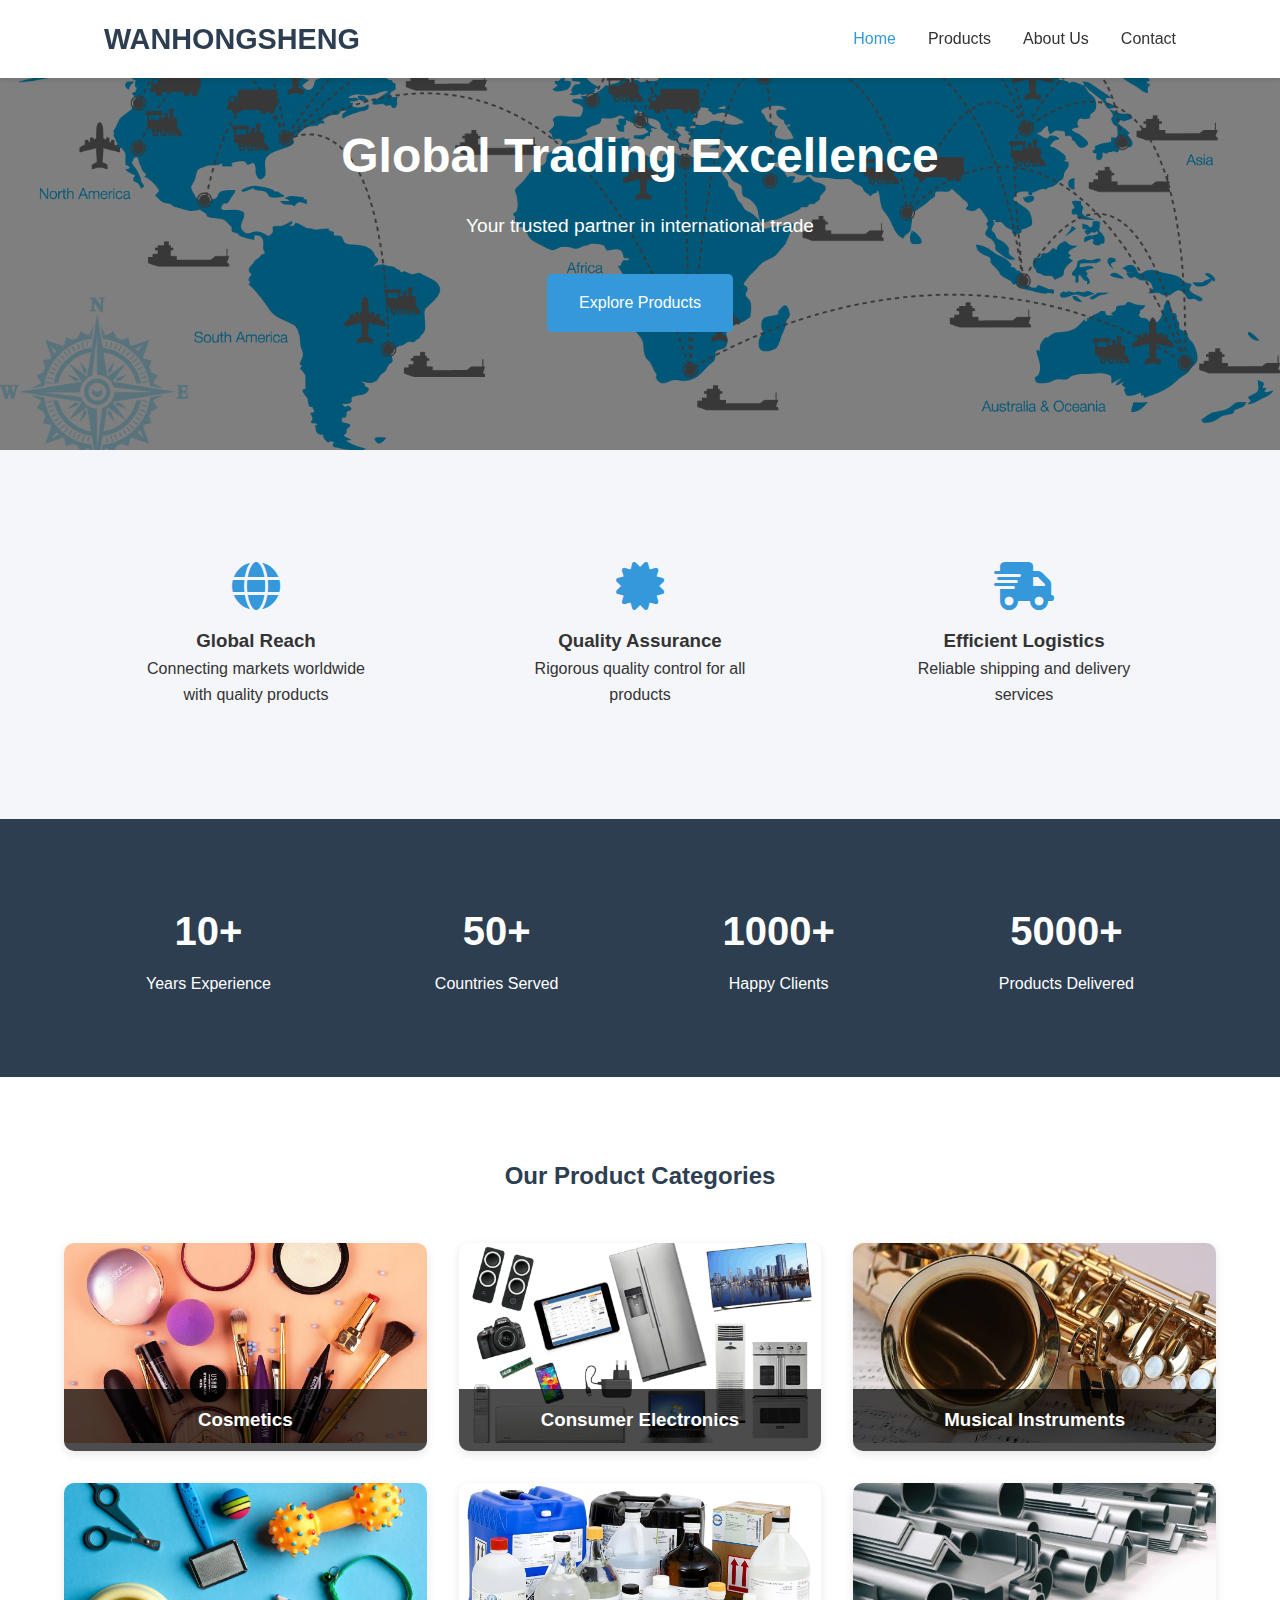
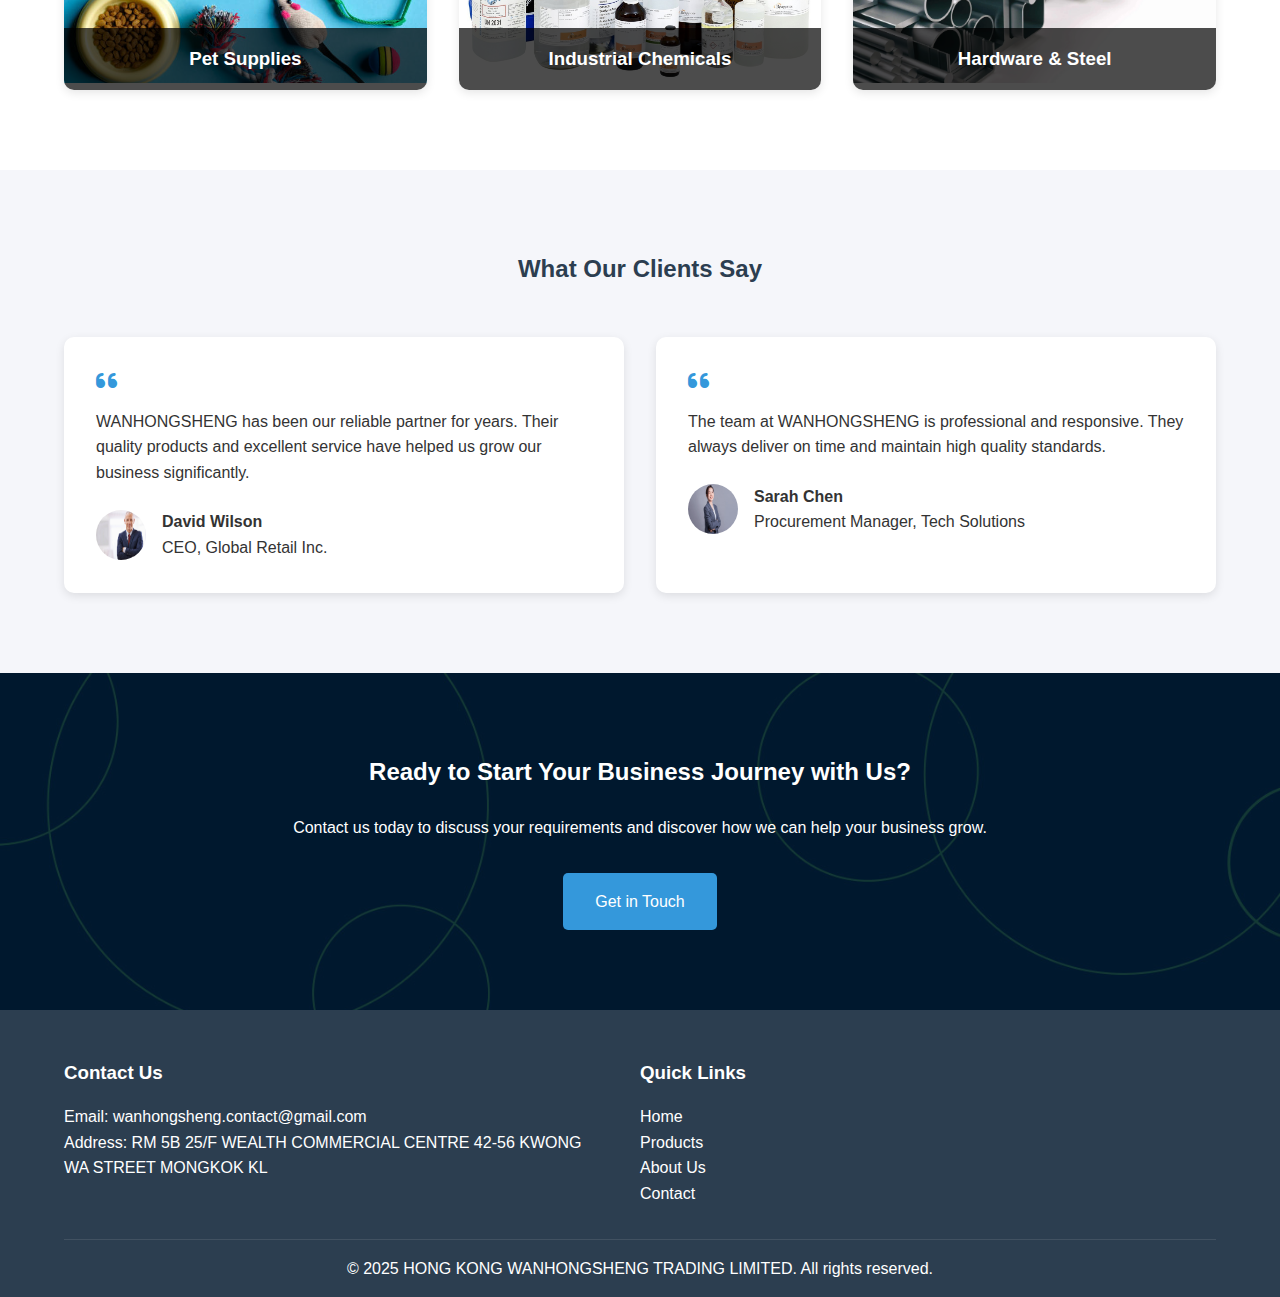
<file: index.html>
<!DOCTYPE html>
<html lang="en">
<head>
    <meta charset="UTF-8">
    <meta name="viewport" content="width=device-width, initial-scale=1.0">
    <title>WANHONGSHENG TRADING LIMITED</title>
    <link rel="stylesheet" href="styles.css">
    <link rel="stylesheet" href="https://cdnjs.cloudflare.com/ajax/libs/font-awesome/6.0.0/css/all.min.css">
</head>
<body>
    <header>
        <nav>
            <div class="logo">
                <h1>WANHONGSHENG</h1>
            </div>
            <ul class="nav-links">
                <li><a href="index.html" class="active">Home</a></li>
                <li><a href="products.html">Products</a></li>
                <li><a href="about.html">About Us</a></li>
                <li><a href="contact.html">Contact</a></li>
            </ul>
        </nav>
    </header>

    <section class="hero">
        <div class="hero-content">
            <h1>Global Trading Excellence</h1>
            <p>Your trusted partner in international trade</p>
            <a href="products.html" class="cta-button">Explore Products</a>
        </div>
    </section>

    <section class="features">
        <div class="feature-card">
            <i class="fas fa-globe"></i>
            <h3>Global Reach</h3>
            <p>Connecting markets worldwide with quality products</p>
        </div>
        <div class="feature-card">
            <i class="fas fa-certificate"></i>
            <h3>Quality Assurance</h3>
            <p>Rigorous quality control for all products</p>
        </div>
        <div class="feature-card">
            <i class="fas fa-shipping-fast"></i>
            <h3>Efficient Logistics</h3>
            <p>Reliable shipping and delivery services</p>
        </div>
    </section>

    <section class="stats">
        <div class="stats-container">
            <div class="stat-item">
                <h3>10+</h3>
                <p>Years Experience</p>
            </div>
            <div class="stat-item">
                <h3>50+</h3>
                <p>Countries Served</p>
            </div>
            <div class="stat-item">
                <h3>1000+</h3>
                <p>Happy Clients</p>
            </div>
            <div class="stat-item">
                <h3>5000+</h3>
                <p>Products Delivered</p>
            </div>
        </div>
    </section>

    <section class="product-categories">
        <h2>Our Product Categories</h2>
        <div class="category-grid">
            <div class="category-card">
                <img src="images/cosmetics-product.jpg" alt="Cosmetics">
                <h3>Cosmetics</h3>
                <p>Premium beauty and personal care products</p>
            </div>
            <div class="category-card">
                <img src="images/electronics-product.jpg" alt="Consumer Electronics">
                <h3>Consumer Electronics</h3>
                <p>Latest gadgets and electronic devices</p>
            </div>
            <div class="category-card">
                <img src="images/instruments-product.jpg" alt="Musical Instruments">
                <h3>Musical Instruments</h3>
                <p>Professional and beginner instruments</p>
            </div>
            <div class="category-card">
                <img src="images/pet-product.jpg" alt="Pet Supplies">
                <h3>Pet Supplies</h3>
                <p>Comprehensive pet care products</p>
            </div>
            <div class="category-card">
                <img src="images/chemicals-product.jpg" alt="Chemicals">
                <h3>Industrial Chemicals</h3>
                <p>High-quality chemicals for various applications</p>
            </div>
            <div class="category-card">
                <img src="images/hardware-product.webp" alt="Hardware">
                <h3>Hardware & Steel</h3>
                <p>Durable hardware and steel products</p>
            </div>
        </div>
    </section>

    <section class="testimonials">
        <h2>What Our Clients Say</h2>
        <div class="testimonial-grid">
            <div class="testimonial-card">
                <div class="testimonial-content">
                    <i class="fas fa-quote-left"></i>
                    <p>WANHONGSHENG has been our reliable partner for years. Their quality products and excellent service have helped us grow our business significantly.</p>
                </div>
                <div class="testimonial-author">
                    <img src="images/client-1.jpg" alt="Client">
                    <div>
                        <h4>David Wilson</h4>
                        <p>CEO, Global Retail Inc.</p>
                    </div>
                </div>
            </div>
            <div class="testimonial-card">
                <div class="testimonial-content">
                    <i class="fas fa-quote-left"></i>
                    <p>The team at WANHONGSHENG is professional and responsive. They always deliver on time and maintain high quality standards.</p>
                </div>
                <div class="testimonial-author">
                    <img src="images/client-2.webp" alt="Client">
                    <div>
                        <h4>Sarah Chen</h4>
                        <p>Procurement Manager, Tech Solutions</p>
                    </div>
                </div>
            </div>
        </div>
    </section>

   

    <section class="cta-section">
        <div class="cta-content">
            <h2>Ready to Start Your Business Journey with Us?</h2>
            <p>Contact us today to discuss your requirements and discover how we can help your business grow.</p>
            <a href="contact.html" class="cta-button">Get in Touch</a>
        </div>
    </section>

    <footer>
        <div class="footer-content">
            <div class="footer-section">
                <h3>Contact Us</h3>
                <p>Email: wanhongsheng.contact@gmail.com</p>
                <p>Address: RM 5B 25/F WEALTH COMMERCIAL CENTRE 42-56 KWONG WA STREET MONGKOK KL</p>
            </div>
            <div class="footer-section">
                <h3>Quick Links</h3>
                <ul>
                    <li><a href="index.html">Home</a></li>
                    <li><a href="products.html">Products</a></li>
                    <li><a href="about.html">About Us</a></li>
                    <li><a href="contact.html">Contact</a></li>
                </ul>
            </div>
        </div>
        <div class="footer-bottom">
            <p>&copy; 2025 HONG KONG WANHONGSHENG TRADING LIMITED. All rights reserved.</p>
        </div>
    </footer>

    <script src="script.js"></script>
</body>
</html>
</file>
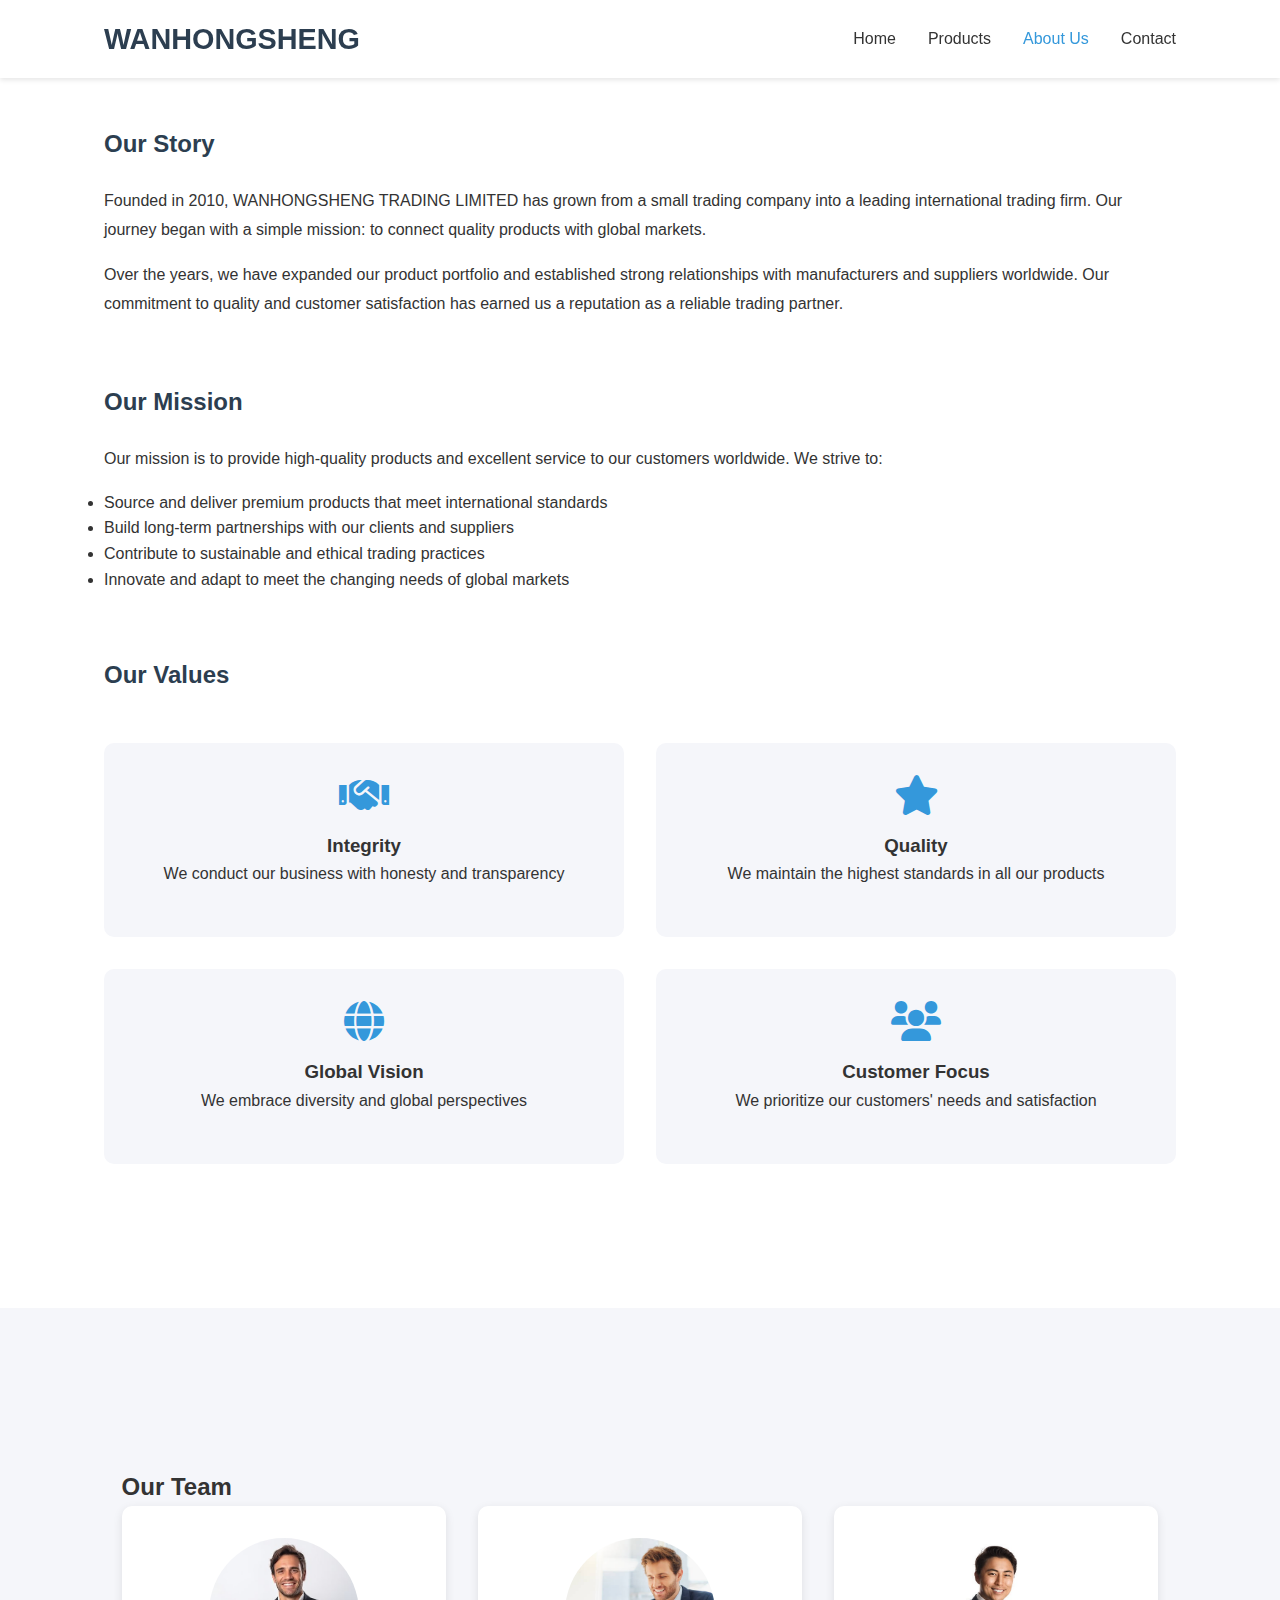
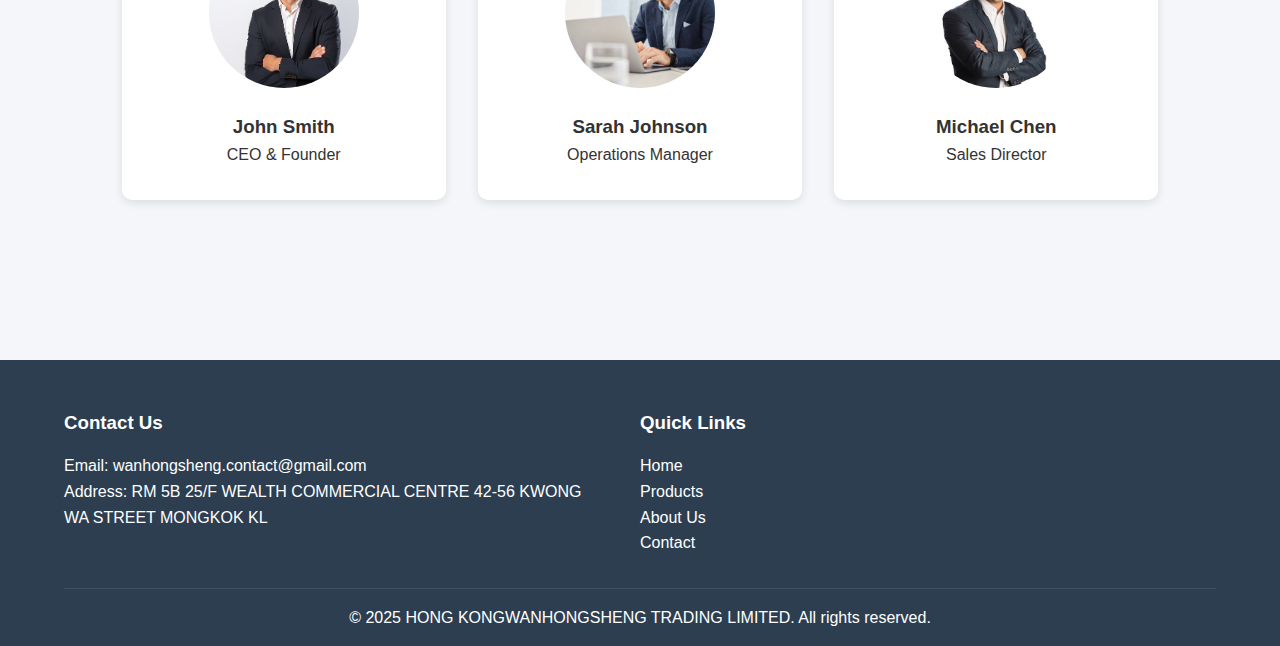
<file: about.html>
<!DOCTYPE html>
<html lang="en">
<head>
    <meta charset="UTF-8">
    <meta name="viewport" content="width=device-width, initial-scale=1.0">
    <title>About Us - WANHONGSHENG TRADING LIMITED</title>
    <link rel="stylesheet" href="styles.css">
    <link rel="stylesheet" href="https://cdnjs.cloudflare.com/ajax/libs/font-awesome/6.0.0/css/all.min.css">
    <style>
        .about-header {
            background: #fff;
            background-size: cover;
            background-position: center;
            height: 5vh;
            display: flex;
            align-items: center;
            justify-content: center;
            text-align: center;
            color: var(--white);
        }

        .about-content {
            padding: 5rem 5%;
            max-width: 1200px;
            margin: 0 auto;
        }

        .about-section {
            margin-bottom: 4rem;
        }

        .about-section h2 {
            color: var(--primary-color);
            margin-bottom: 1.5rem;
        }

        .about-section p {
            margin-bottom: 1rem;
            line-height: 1.8;
        }

        .values-grid {
            display: grid;
            grid-template-columns: repeat(2, 1fr);
            gap: 2rem;
            margin-top: 3rem;
        }

        .value-card {
            text-align: center;
            padding: 2rem;
            background: var(--light-bg);
            border-radius: 10px;
            transition: transform 0.3s ease;
        }

        .value-card:hover {
            transform: translateY(-5px);
        }

        .value-card i {
            font-size: 2.5rem;
            color: var(--secondary-color);
            margin-bottom: 1rem;
        }

        .team-section {
            background: var(--light-bg);
            padding: 5rem 5%;
        }

        .team-grid {
            display: grid;
            grid-template-columns: repeat(auto-fit, minmax(250px, 1fr));
            gap: 2rem;
            max-width: 1200px;
            margin: 0 auto;
        }

        .team-member {
            text-align: center;
            background: var(--white);
            padding: 2rem;
            border-radius: 10px;
            box-shadow: 0 3px 10px rgba(0,0,0,0.1);
        }

        .team-member img {
            width: 150px;
            height: 150px;
            border-radius: 50%;
            object-fit: cover;
            margin-bottom: 1rem;
        }
    </style>
</head>
<body>
    <header>
        <nav>
            <div class="logo">
                <h1>WANHONGSHENG</h1>
            </div>
            <ul class="nav-links">
                <li><a href="index.html">Home</a></li>
                <li><a href="products.html">Products</a></li>
                <li><a href="about.html" class="active">About Us</a></li>
                <li><a href="contact.html">Contact</a></li>
            </ul>
        </nav>
    </header>

    <section class="about-header">
        
    </section>

    <section class="about-content">
        <div class="about-section">
            <h2>Our Story</h2>
            <p>Founded in 2010, WANHONGSHENG TRADING LIMITED has grown from a small trading company into a leading international trading firm. Our journey began with a simple mission: to connect quality products with global markets.</p>
            <p>Over the years, we have expanded our product portfolio and established strong relationships with manufacturers and suppliers worldwide. Our commitment to quality and customer satisfaction has earned us a reputation as a reliable trading partner.</p>
        </div>

        <div class="about-section">
            <h2>Our Mission</h2>
            <p>Our mission is to provide high-quality products and excellent service to our customers worldwide. We strive to:</p>
            <ul>
                <li>Source and deliver premium products that meet international standards</li>
                <li>Build long-term partnerships with our clients and suppliers</li>
                <li>Contribute to sustainable and ethical trading practices</li>
                <li>Innovate and adapt to meet the changing needs of global markets</li>
            </ul>
        </div>

        <div class="about-section">
            <h2>Our Values</h2>
            <div class="values-grid">
                <div class="value-card">
                    <i class="fas fa-handshake"></i>
                    <h3>Integrity</h3>
                    <p>We conduct our business with honesty and transparency</p>
                </div>
                <div class="value-card">
                    <i class="fas fa-star"></i>
                    <h3>Quality</h3>
                    <p>We maintain the highest standards in all our products</p>
                </div>
                <div class="value-card">
                    <i class="fas fa-globe"></i>
                    <h3>Global Vision</h3>
                    <p>We embrace diversity and global perspectives</p>
                </div>
                <div class="value-card">
                    <i class="fas fa-users"></i>
                    <h3>Customer Focus</h3>
                    <p>We prioritize our customers' needs and satisfaction</p>
                </div>
            </div>
        </div>
    </section>

    <section class="team-section">
        <div class="about-content">
            <h2>Our Team</h2>
            <div class="team-grid">
                <div class="team-member">
                    <img src="images/team-1.jpg" alt="Team Member">
                    <h3>John Smith</h3>
                    <p>CEO & Founder</p>
                </div>
                <div class="team-member">
                    <img src="images/team-2.jpg" alt="Team Member">
                    <h3>Sarah Johnson</h3>
                    <p>Operations Manager</p>
                </div>
                <div class="team-member">
                    <img src="images/team-3.jpg" alt="Team Member">
                    <h3>Michael Chen</h3>
                    <p>Sales Director</p>
                </div>
            </div>
        </div>
    </section>

    <footer>
        <div class="footer-content">
            <div class="footer-section">
                <h3>Contact Us</h3>
                <p>Email: wanhongsheng.contact@gmail.com</p>
                <p>Address: RM 5B 25/F WEALTH COMMERCIAL CENTRE 42-56 KWONG WA STREET MONGKOK KL</p>
            </div>
            <div class="footer-section">
                <h3>Quick Links</h3>
                <ul>
                    <li><a href="index.html">Home</a></li>
                    <li><a href="products.html">Products</a></li>
                    <li><a href="about.html">About Us</a></li>
                    <li><a href="contact.html">Contact</a></li>
                </ul>
            </div>
        </div>
        <div class="footer-bottom">
            <p>&copy; 2025 HONG KONGWANHONGSHENG TRADING LIMITED. All rights reserved.</p>
        </div>
    </footer>

    <script src="script.js"></script>
</body>
</html>
</file>
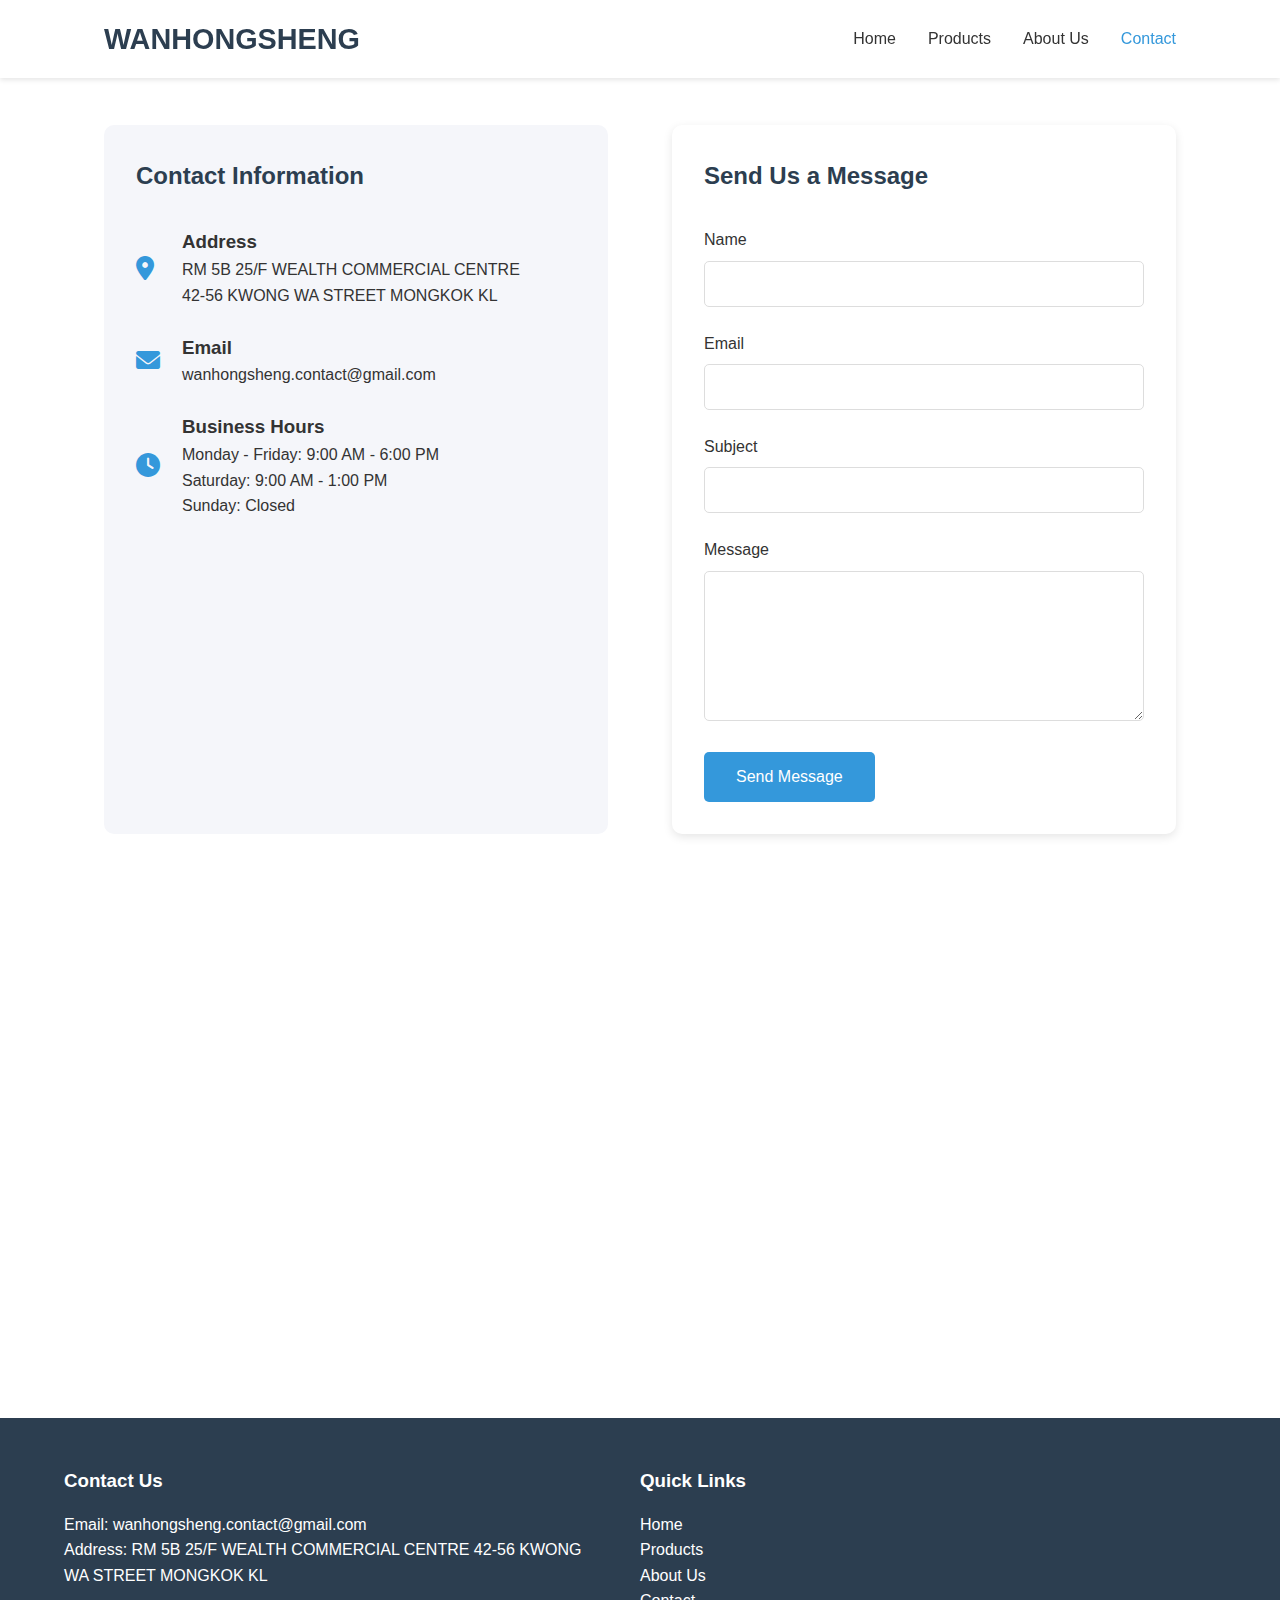
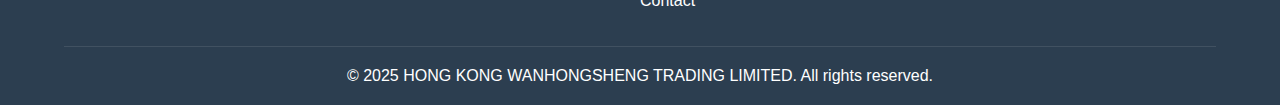
<file: contact.html>
<!DOCTYPE html>
<html lang="en">
<head>
    <meta charset="UTF-8">
    <meta name="viewport" content="width=device-width, initial-scale=1.0">
    <title>Contact Us - WANHONGSHENG TRADING LIMITED</title>
    <link rel="stylesheet" href="styles.css">
    <link rel="stylesheet" href="https://cdnjs.cloudflare.com/ajax/libs/font-awesome/6.0.0/css/all.min.css">
    <style>
        .contact-header {
            background: #fff;
            background-size: cover;
            background-position: center;
            height: 5vh;
            display: flex;
            align-items: center;
            justify-content: center;
            text-align: center;
            color: var(--white);
        }

        .contact-container {
            display: grid;
            grid-template-columns: 1fr 1fr;
            gap: 4rem;
            padding: 5rem 5%;
            max-width: 1200px;
            margin: 0 auto;
        }

        .contact-info {
            background: var(--light-bg);
            padding: 2rem;
            border-radius: 10px;
        }

        .contact-info h2 {
            color: var(--primary-color);
            margin-bottom: 2rem;
        }

        .info-item {
            display: flex;
            align-items: center;
            margin-bottom: 1.5rem;
        }

        .info-item i {
            font-size: 1.5rem;
            color: var(--secondary-color);
            margin-right: 1rem;
            width: 30px;
        }

        .contact-form {
            background: var(--white);
            padding: 2rem;
            border-radius: 10px;
            box-shadow: 0 3px 10px rgba(0,0,0,0.1);
        }

        .contact-form h2 {
            color: var(--primary-color);
            margin-bottom: 2rem;
        }

        .form-group {
            margin-bottom: 1.5rem;
        }

        .form-group label {
            display: block;
            margin-bottom: 0.5rem;
            color: var(--text-color);
        }

        .form-group input,
        .form-group textarea {
            width: 100%;
            padding: 0.8rem;
            border: 1px solid #ddd;
            border-radius: 5px;
            font-size: 1rem;
        }

        .form-group textarea {
            height: 150px;
            resize: vertical;
        }

        .submit-btn {
            background-color: var(--secondary-color);
            color: var(--white);
            padding: 1rem 2rem;
            border: none;
            border-radius: 5px;
            cursor: pointer;
            font-size: 1rem;
            transition: background-color 0.3s ease;
        }

        .submit-btn:hover {
            background-color: var(--primary-color);
        }

        .map-container {
            grid-column: 1 / -1;
            margin-top: 2rem;
        }

        .map-container iframe {
            width: 100%;
            height: 400px;
            border: none;
            border-radius: 10px;
        }

        @media (max-width: 768px) {
            .contact-container {
                grid-template-columns: 1fr;
            }
        }
    </style>
</head>
<body>
    <header>
        <nav>
            <div class="logo">
                <h1>WANHONGSHENG</h1>
            </div>
            <ul class="nav-links">
                <li><a href="index.html">Home</a></li>
                <li><a href="products.html">Products</a></li>
                <li><a href="about.html">About Us</a></li>
                <li><a href="contact.html" class="active">Contact</a></li>
            </ul>
        </nav>
    </header>

    <section class="contact-header">
      
    </section>

    <div class="contact-container">
        <div class="contact-info">
            <h2>Contact Information</h2>
            <div class="info-item">
                <i class="fas fa-map-marker-alt"></i>
                <div>
                    <h3>Address</h3>
                    <p>RM 5B 25/F WEALTH COMMERCIAL CENTRE<br>42-56 KWONG WA STREET MONGKOK KL</p>
                </div>
            </div>
            <div class="info-item">
                <i class="fas fa-envelope"></i>
                <div>
                    <h3>Email</h3>
                    <p>wanhongsheng.contact@gmail.com</p>
                </div>
            </div>
            
            <div class="info-item">
                <i class="fas fa-clock"></i>
                <div>
                    <h3>Business Hours</h3>
                    <p>Monday - Friday: 9:00 AM - 6:00 PM<br>Saturday: 9:00 AM - 1:00 PM<br>Sunday: Closed</p>
                </div>
            </div>
        </div>

        <div class="contact-form">
            <h2>Send Us a Message</h2>
            <form id="contactForm">
                <div class="form-group">
                    <label for="name">Name</label>
                    <input type="text" id="name" name="name" required>
                </div>
                <div class="form-group">
                    <label for="email">Email</label>
                    <input type="email" id="email" name="email" required>
                </div>
                <div class="form-group">
                    <label for="subject">Subject</label>
                    <input type="text" id="subject" name="subject" required>
                </div>
                <div class="form-group">
                    <label for="message">Message</label>
                    <textarea id="message" name="message" required></textarea>
                </div>
                <button type="submit" class="submit-btn">Send Message</button>
            </form>
        </div>

        <div class="map-container">
            <iframe src="https://www.google.com/maps/embed?pb=!1m18!1m12!1m3!1d3691.857123456789!2d114.1678913!3d22.3191819!2m3!1f0!2f0!3f0!3m2!1i1024!2i768!4f13.1!3m3!1m2!1s0x340400c7df4d245d%3A0x1d0b8c9d9c9d9c9d!2sWealth%20Commercial%20Centre!5e0!3m2!1sen!2shk!4v1648123456789!5m2!1sen!2shk" allowfullscreen="" loading="lazy"></iframe>
        </div>
    </div>

    <footer>
        <div class="footer-content">
            <div class="footer-section">
                <h3>Contact Us</h3>
                <p>Email: wanhongsheng.contact@gmail.com</p>
                <p>Address: RM 5B 25/F WEALTH COMMERCIAL CENTRE 42-56 KWONG WA STREET MONGKOK KL</p>
            </div>
            <div class="footer-section">
                <h3>Quick Links</h3>
                <ul>
                    <li><a href="index.html">Home</a></li>
                    <li><a href="products.html">Products</a></li>
                    <li><a href="about.html">About Us</a></li>
                    <li><a href="contact.html">Contact</a></li>
                </ul>
            </div>
        </div>
        <div class="footer-bottom">
            <p>&copy; 2025 HONG KONG WANHONGSHENG TRADING LIMITED. All rights reserved.</p>
        </div>
    </footer>

    <script src="script.js"></script>
</body>
</html>
</file>
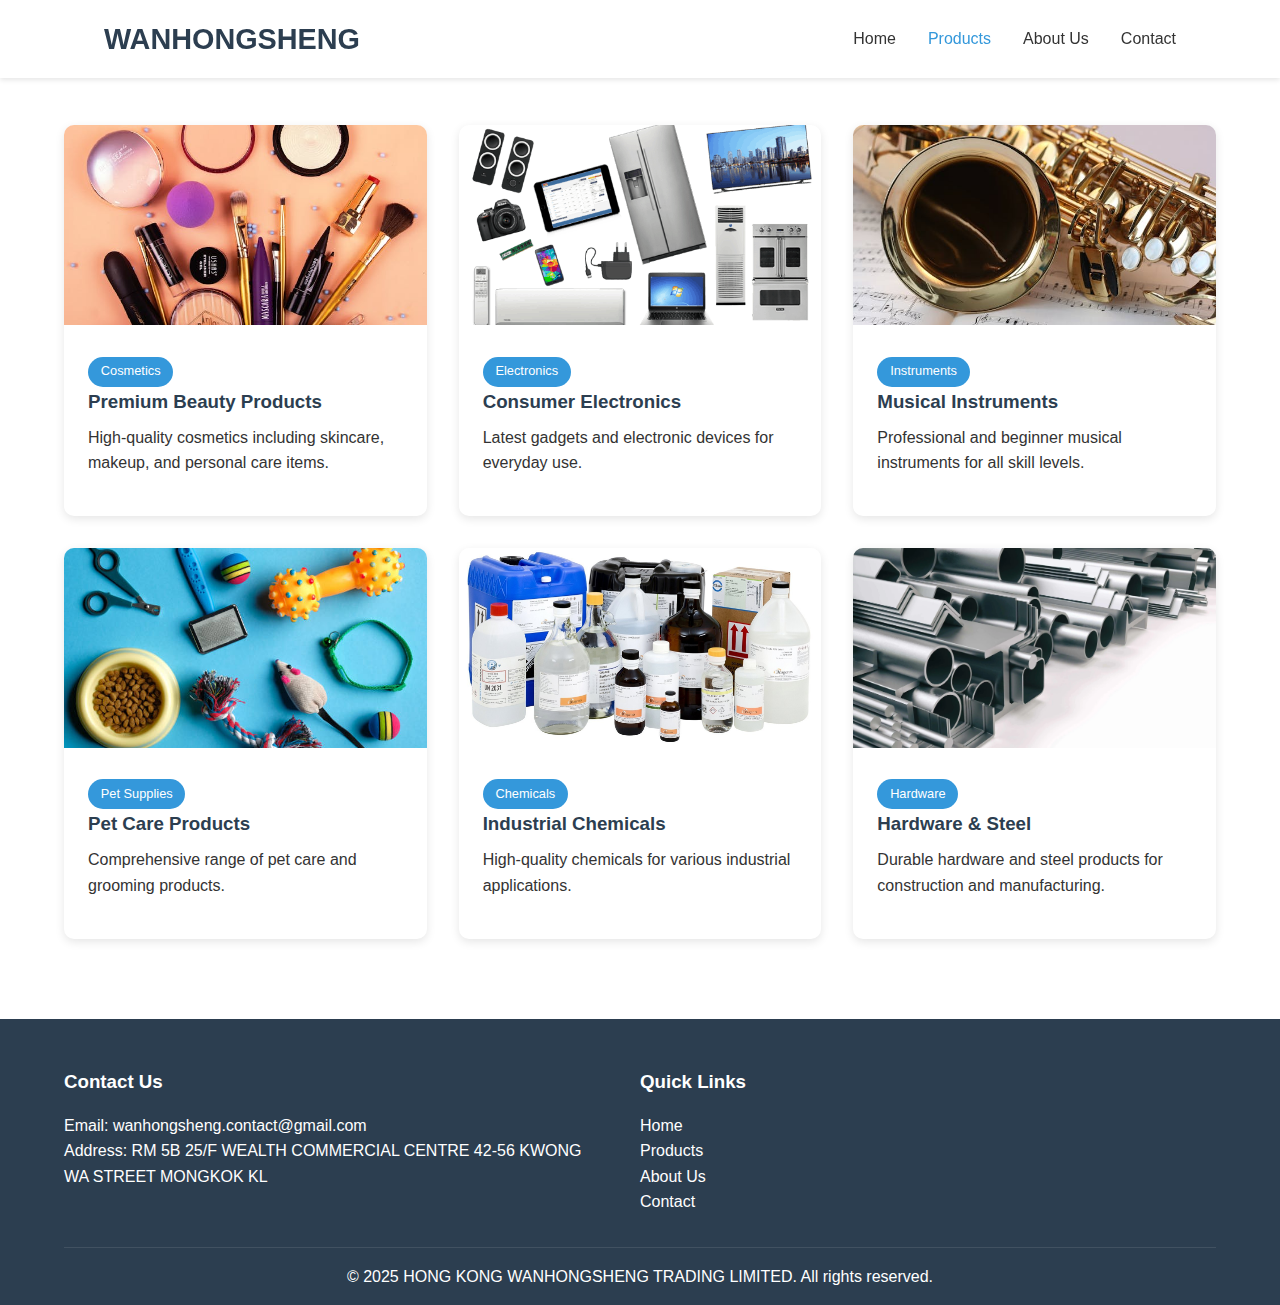
<file: products.html>
<!DOCTYPE html>
<html lang="en">
<head>
    <meta charset="UTF-8">
    <meta name="viewport" content="width=device-width, initial-scale=1.0">
    <title>Products - WANHONGSHENG TRADING LIMITED</title>
    <link rel="stylesheet" href="styles.css">
    <link rel="stylesheet" href="https://cdnjs.cloudflare.com/ajax/libs/font-awesome/6.0.0/css/all.min.css">
    <style>
        .products-header {
            background: #fff;
            background-size: cover;
            background-position: center;
            height: 5vh;
            display: flex;
            align-items: center;
            justify-content: center;
            text-align: center;
            color: var(--white);

        }

        .product-section {
            padding: 5rem 5%;
        }

        .product-grid {
            display: grid;
            grid-template-columns: repeat(auto-fit, minmax(300px, 1fr));
            gap: 2rem;
            max-width: 1200px;
            margin: 0 auto;
        }

        .product-card {
            background: var(--white);
            border-radius: 10px;
            overflow: hidden;
            box-shadow: 0 3px 10px rgba(0,0,0,0.1);
            transition: transform 0.3s ease;
        }

        .product-card:hover {
            transform: translateY(-5px);
        }

        .product-image {
            width: 100%;
            height: 200px;
            object-fit: cover;
        }

        .product-info {
            padding: 1.5rem;
        }

        .product-info h3 {
            color: var(--primary-color);
            margin-bottom: 0.5rem;
        }

        .product-info p {
            color: var(--text-color);
            margin-bottom: 1rem;
        }

        .product-category {
            display: inline-block;
            padding: 0.3rem 0.8rem;
            background-color: var(--secondary-color);
            color: var(--white);
            border-radius: 20px;
            font-size: 0.8rem;
        }
    </style>
</head>
<body>
    <header>
        <nav>
            <div class="logo">
                <h1>WANHONGSHENG</h1>
            </div>
            <ul class="nav-links">
                <li><a href="index.html">Home</a></li>
                <li><a href="products.html" class="active">Products</a></li>
                <li><a href="about.html">About Us</a></li>
                <li><a href="contact.html">Contact</a></li>
            </ul>
        </nav>
    </header>

    <section class="products-header">
       
    </section>

    <section class="product-section">
        <div class="product-grid">
            <div class="product-card">
                <img src="images/cosmetics-product.jpg" alt="Cosmetics" class="product-image">
                <div class="product-info">
                    <span class="product-category">Cosmetics</span>
                    <h3>Premium Beauty Products</h3>
                    <p>High-quality cosmetics including skincare, makeup, and personal care items.</p>
                </div>
            </div>

            <div class="product-card">
                <img src="images/electronics-product.jpg" alt="Consumer Electronics" class="product-image">
                <div class="product-info">
                    <span class="product-category">Electronics</span>
                    <h3>Consumer Electronics</h3>
                    <p>Latest gadgets and electronic devices for everyday use.</p>
                </div>
            </div>

            <div class="product-card">
                <img src="images/instruments-product.jpg" alt="Musical Instruments" class="product-image">
                <div class="product-info">
                    <span class="product-category">Instruments</span>
                    <h3>Musical Instruments</h3>
                    <p>Professional and beginner musical instruments for all skill levels.</p>
                </div>
            </div>

            <div class="product-card">
                <img src="images/pet-product.jpg" alt="Pet Supplies" class="product-image">
                <div class="product-info">
                    <span class="product-category">Pet Supplies</span>
                    <h3>Pet Care Products</h3>
                    <p>Comprehensive range of pet care and grooming products.</p>
                </div>
            </div>

            <div class="product-card">
                <img src="images/chemicals-product.jpg" alt="Chemicals" class="product-image">
                <div class="product-info">
                    <span class="product-category">Chemicals</span>
                    <h3>Industrial Chemicals</h3>
                    <p>High-quality chemicals for various industrial applications.</p>
                </div>
            </div>

            <div class="product-card">
                <img src="images/hardware-product.webp" alt="Hardware" class="product-image">
                <div class="product-info">
                    <span class="product-category">Hardware</span>
                    <h3>Hardware & Steel</h3>
                    <p>Durable hardware and steel products for construction and manufacturing.</p>
                </div>
            </div>
        </div>
    </section>

    <footer>
        <div class="footer-content">
            <div class="footer-section">
                <h3>Contact Us</h3>
                <p>Email: wanhongsheng.contact@gmail.com</p>
                <p>Address: RM 5B 25/F WEALTH COMMERCIAL CENTRE 42-56 KWONG WA STREET MONGKOK KL</p>
            </div>
            <div class="footer-section">
                <h3>Quick Links</h3>
                <ul>
                    <li><a href="index.html">Home</a></li>
                    <li><a href="products.html">Products</a></li>
                    <li><a href="about.html">About Us</a></li>
                    <li><a href="contact.html">Contact</a></li>
                </ul>
            </div>
        </div>
        <div class="footer-bottom">
            <p>&copy; 2025 HONG KONG WANHONGSHENG TRADING LIMITED. All rights reserved.</p>
        </div>
    </footer>

    <script src="script.js"></script>
</body>
</html>
</file>
<file: styles.css>
/* Global Styles */
:root {
    --primary-color: #2c3e50;
    --secondary-color: #3498db;
    --accent-color: #e74c3c;
    --text-color: #333;
    --light-bg: #f5f6fa;
    --white: #ffffff;
}

* {
    margin: 0;
    padding: 0;
    box-sizing: border-box;
}

body {
    font-family: 'Arial', sans-serif;
    line-height: 1.6;
    color: var(--text-color);
}

/* Header & Navigation */
header {
    background-color: var(--white);
    box-shadow: 0 2px 5px rgba(0,0,0,0.1);
    position: fixed;
    width: 100%;
    top: 0;
    z-index: 1000;
}

nav {
    display: flex;
    justify-content: space-between;
    align-items: center;
    padding: 1rem 5%;
    max-width: 1200px;
    margin: 0 auto;
}

.logo h1 {
    color: var(--primary-color);
    font-size: 1.8rem;
}

.nav-links {
    display: flex;
    list-style: none;
}

.nav-links li {
    margin-left: 2rem;
}

.nav-links a {
    text-decoration: none;
    color: var(--text-color);
    font-weight: 500;
    transition: color 0.3s ease;
}

.nav-links a:hover,
.nav-links a.active {
    color: var(--secondary-color);
}

/* Hero Section */
.hero {
    background: linear-gradient(rgba(0,0,0,0.5), rgba(0,0,0,0.5)), url('images/hero-bg.jpg');
    background-size: cover;
    background-position: center;
    height: 50vh;
    display: flex;
    align-items: center;
    text-align: center;
    color: var(--white);
    padding: 0 5%;
}

.hero-content {
    max-width: 800px;
    margin: 0 auto;
}

.hero h1 {
    font-size: 3rem;
    margin-bottom: 1rem;
}

.hero p {
    font-size: 1.2rem;
    margin-bottom: 2rem;
}

.cta-button {
    display: inline-block;
    padding: 1rem 2rem;
    background-color: var(--secondary-color);
    color: var(--white);
    text-decoration: none;
    border-radius: 5px;
    transition: background-color 0.3s ease;
}

.cta-button:hover {
    background-color: var(--primary-color);
}

/* Features Section */
.features {
    display: flex;
    justify-content: space-around;
    padding: 5rem 5%;
    background-color: var(--light-bg);
}

.feature-card {
    text-align: center;
    padding: 2rem;
    max-width: 300px;
}

.feature-card i {
    font-size: 3rem;
    color: var(--secondary-color);
    margin-bottom: 1rem;
}

/* Stats Section */
.stats {
    padding: 5rem 5%;
    background-color: var(--primary-color);
    color: var(--white);
}

.stats-container {
    display: flex;
    justify-content: space-around;
    max-width: 1200px;
    margin: 0 auto;
}

.stat-item {
    text-align: center;
}

.stat-item h3 {
    font-size: 2.5rem;
    margin-bottom: 0.5rem;
}

/* Product Categories */
.product-categories {
    padding: 5rem 5%;
    text-align: center;
}

.product-categories h2 {
    margin-bottom: 3rem;
    color: var(--primary-color);
}

.category-grid {
    display: grid;
    grid-template-columns: repeat(3, 1fr);
    gap: 2rem;
    max-width: 1200px;
    margin: 0 auto;
}

.category-card {
    position: relative;
    overflow: hidden;
    border-radius: 10px;
    box-shadow: 0 3px 10px rgba(0,0,0,0.1);
}

.category-card img {
    width: 100%;
    height: 200px;
    object-fit: cover;
    transition: transform 0.3s ease;
}

.category-card:hover img {
    transform: scale(1.1);
}

.category-card h3 {
    position: absolute;
    bottom: 0;
    left: 0;
    right: 0;
    background: rgba(0,0,0,0.7);
    color: var(--white);
    padding: 1rem;
    margin: 0;
}

.category-card p {
    position: absolute;
    bottom: 3rem;
    left: 0;
    right: 0;
    color: var(--white);
    padding: 0 1rem;
    opacity: 0;
    transition: opacity 0.3s ease;
}

.category-card:hover p {
    opacity: 1;
}

/* Testimonials Section */
.testimonials {
    padding: 5rem 5%;
    background-color: var(--light-bg);
    text-align: center;
}

.testimonials h2 {
    margin-bottom: 3rem;
    color: var(--primary-color);
}

.testimonial-grid {
    display: grid;
    grid-template-columns: repeat(auto-fit, minmax(300px, 1fr));
    gap: 2rem;
    max-width: 1200px;
    margin: 0 auto;
}

.testimonial-card {
    background: var(--white);
    padding: 2rem;
    border-radius: 10px;
    box-shadow: 0 3px 10px rgba(0,0,0,0.1);
    text-align: left;
}

.testimonial-content {
    margin-bottom: 1.5rem;
}

.testimonial-content i {
    color: var(--secondary-color);
    font-size: 1.5rem;
    margin-bottom: 1rem;
}

.testimonial-author {
    display: flex;
    align-items: center;
}

.testimonial-author img {
    width: 50px;
    height: 50px;
    border-radius: 50%;
    margin-right: 1rem;
}

/* Partners Section */
.partners {
    padding: 5rem 5%;
    text-align: center;
}

.partners h2 {
    margin-bottom: 3rem;
    color: var(--primary-color);
}

.partner-logos {
    display: flex;
    justify-content: center;
    align-items: center;
    flex-wrap: wrap;
    gap: 3rem;
    max-width: 1200px;
    margin: 0 auto;
}

.partner-logos img {
    max-width: 150px;
    height: auto;
    filter: grayscale(100%);
    transition: filter 0.3s ease;
}

.partner-logos img:hover {
    filter: grayscale(0%);
}

/* CTA Section */
.cta-section {
    padding: 5rem 5%;
    background: linear-gradient(rgba(0,0,0,0.7), rgba(0,0,0,0.7)), url('images/cta-bg.jpg');
    background-size: cover;
    background-position: center;
    color: var(--white);
    text-align: center;
}

.cta-content {
    max-width: 800px;
    margin: 0 auto;
}

.cta-content h2 {
    margin-bottom: 1.5rem;
}

.cta-content p {
    margin-bottom: 2rem;
}

/* Footer */
footer {
    background-color: var(--primary-color);
    color: var(--white);
    padding: 3rem 5% 1rem;
}

.footer-content {
    display: flex;
    justify-content: space-between;
    max-width: 1200px;
    margin: 0 auto;
}

.footer-section {
    flex: 1;
    margin-right: 2rem;
}

.footer-section h3 {
    margin-bottom: 1rem;
}

.footer-section ul {
    list-style: none;
}

.footer-section a {
    color: var(--white);
    text-decoration: none;
    transition: color 0.3s ease;
}

.footer-section a:hover {
    color: var(--secondary-color);
}

.footer-bottom {
    text-align: center;
    margin-top: 2rem;
    padding-top: 1rem;
    border-top: 1px solid rgba(255,255,255,0.1);
}

/* Responsive Design */
@media (max-width: 768px) {
    .nav-links {
        display: none;
    }
    
    .features {
        flex-direction: column;
        align-items: center;
    }
    
    .feature-card {
        margin-bottom: 2rem;
    }
    
    .stats-container {
        flex-direction: column;
        gap: 2rem;
    }
    
    .footer-content {
        flex-direction: column;
    }
    
    .footer-section {
        margin-bottom: 2rem;
    }
    
    .partner-logos {
        flex-direction: column;
        gap: 2rem;
    }
}
</file>
